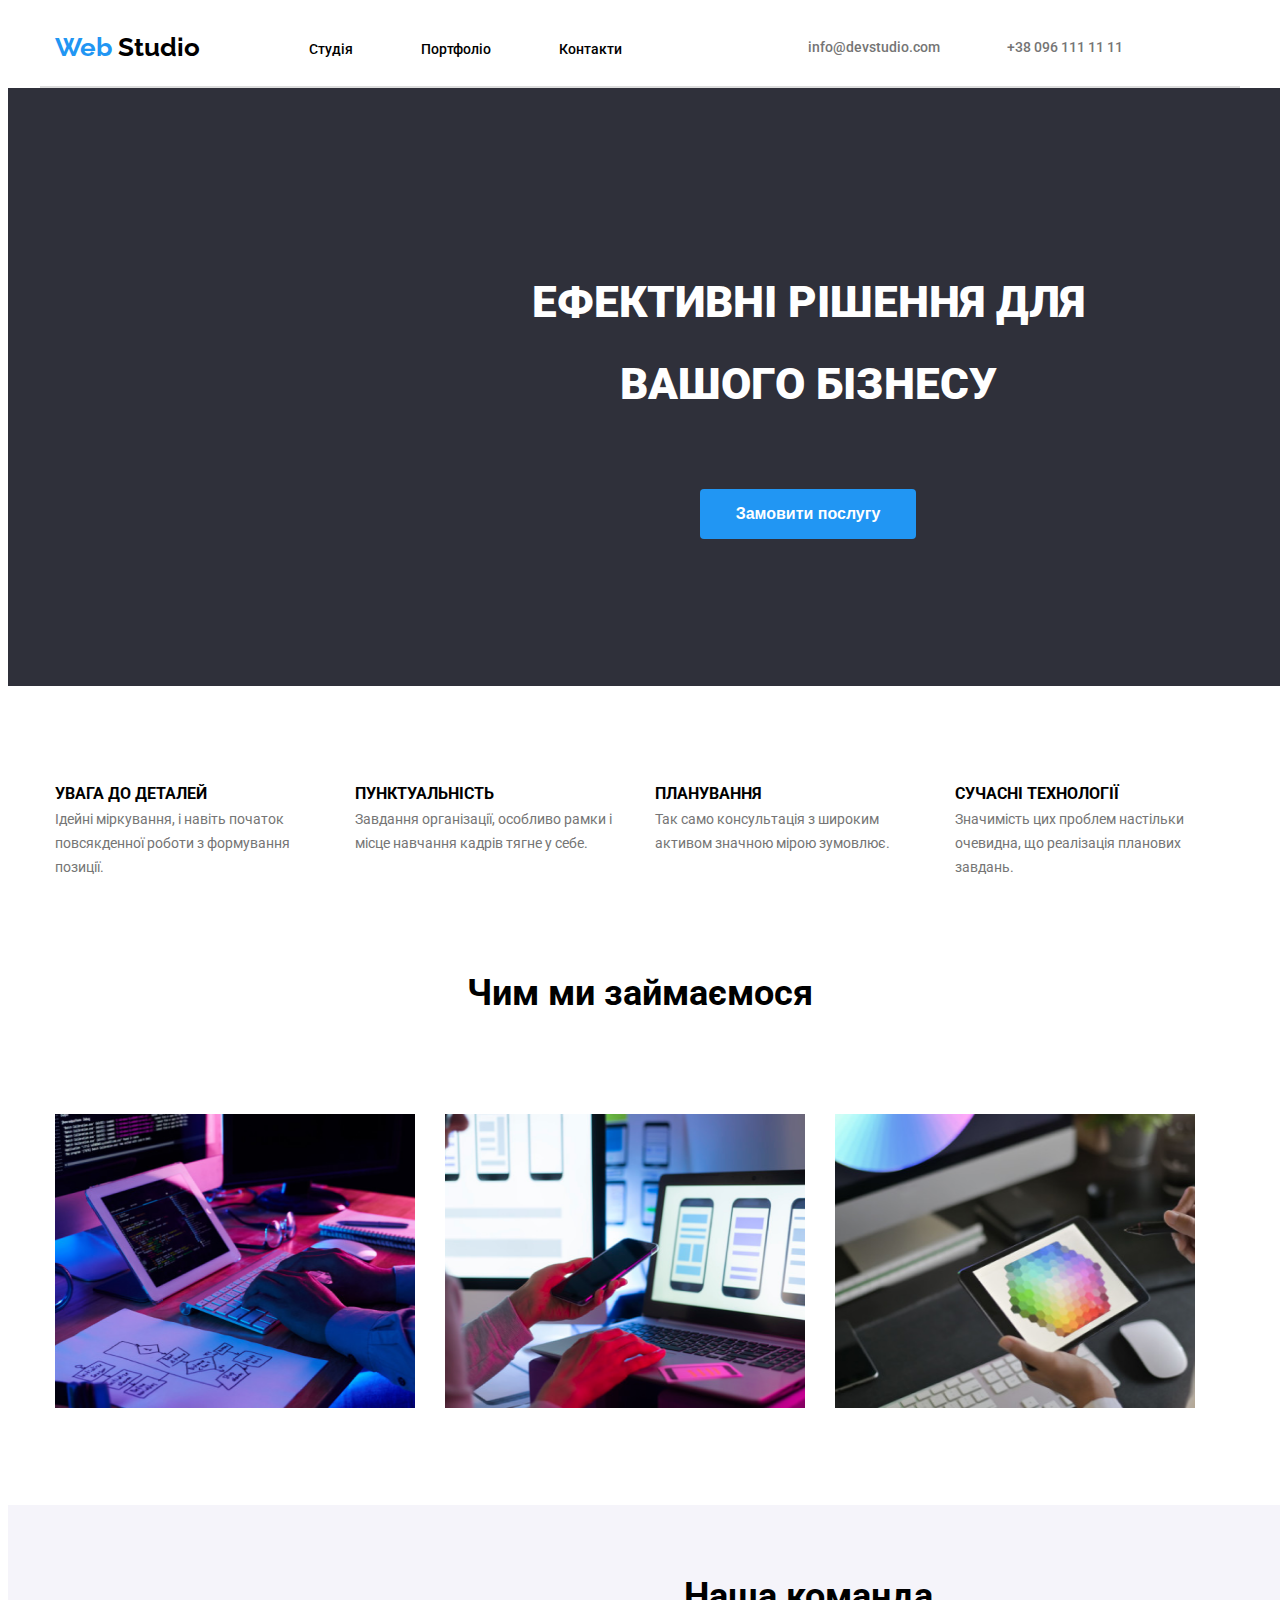
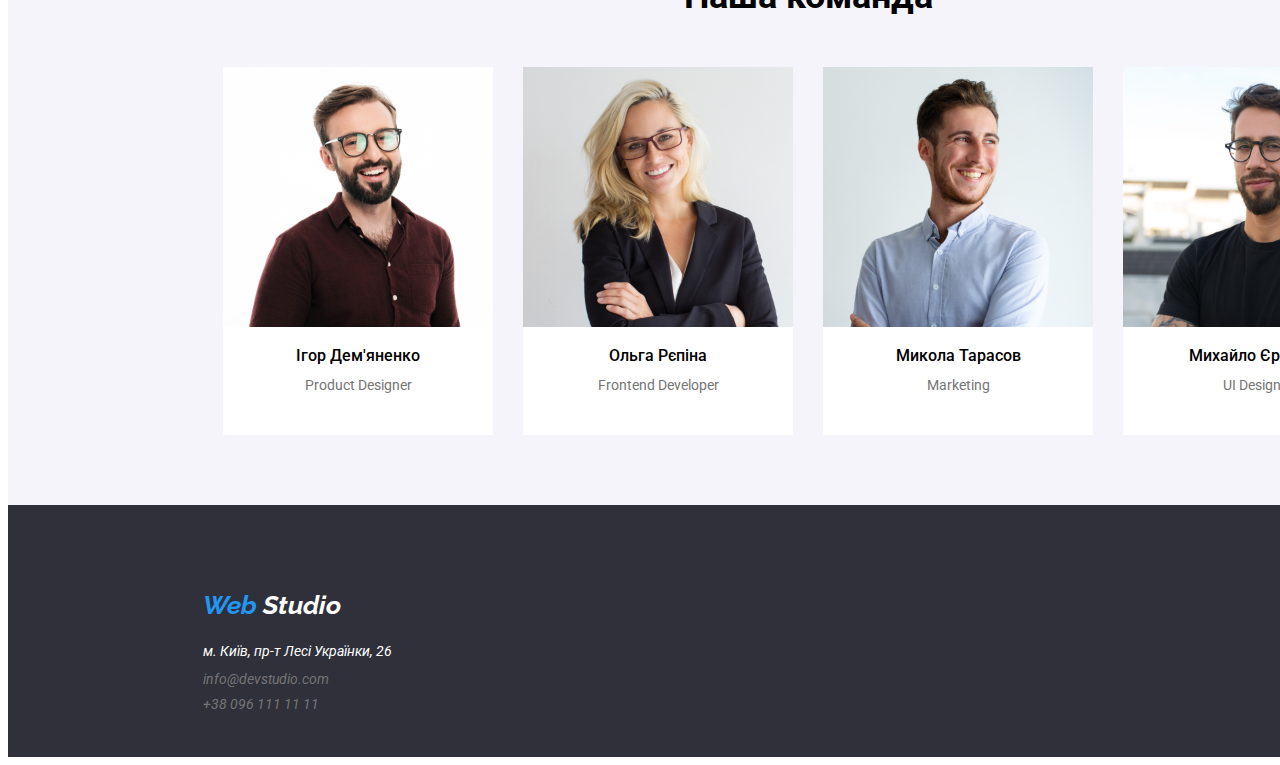
<file: index.html>
<!DOCTYPE html>
<html lang="uk">
<head>
  <meta charset="UTF-8" />
  <meta name="viewport" content="width=device-width, initial-scale=1.0" />
  <title>ДЗ 15</title>
  <link rel="preconnect" href="https://fonts.googleapis.com" />
  <link rel="preconnect" href="https://fonts.gstatic.com" crossorigin />
  <link href="https://fonts.googleapis.com/css2?family=Raleway:ital,wght@0,700;1,700&family=Roboto:wght@400;500;700;900&display=swap" rel="stylesheet" />
  <link rel="stylesheet" href="./css/normalize.css">
  <link rel="stylesheet" href="./css/style.css">
</head>
<body>
  <header class="header">
    <div class="container header-flex">
      <nav class="header-navigation">
        <a class="header-logo" href="./portfolio.html">Web <span class="studio">Studio</span></a>
        <ul class="header-nav-list">
          <li class="header-nav-item"><a class="header-nav-link" href="./index.html">Студія</a></li>
          <li class="header-nav-item"><a class="header-nav-link" href="./portfolio.html">Портфоліо</a></li>
          <li class="header-nav-item"><a class="header-nav-link" href="./portfolio.html">Контакти</a></li>
        </ul>
      </nav>
      <ul class="header-contact-list">
        <li class="header-contact-item">
          <a class="header-contact-link" href="mailto:info@devstudio.com">info@devstudio.com</a>
        </li>
        <li class="header-contact-item">
          <a class="header-contact-link" href="tel:+380961111111">+38 096 111 11 11</a>
        </li>
      </ul>
    </div>
  </header>
  <main class="main">
    <section class="hero">
      <div class="container hero-flex">
        <h2 class="hero-title">ЕФЕКТИВНІ РІШЕННЯ ДЛЯ <span class="business">ВАШОГО БІЗНЕСУ</span></h2>
        <button class="hero-button" type="button">Замовити послугу</button>
      </div>
    </section>
    <section class="advantages">
      <div class="container">
        <ul class="advantages-list">
          <li class="advantages-item">
            <h3 class="advantages-headline">УВАГА ДО ДЕТАЛЕЙ</h3>
            <p class="advantages-text">Ідейні міркування, і навіть початок повсякденної роботи з формування позиції.</p>
          </li>
          <li class="advantages-item">
            <h3 class="advantages-headline">ПУНКТУАЛЬНІСТЬ</h3>
            <p class="advantages-text">Завдання організації, особливо рамки і місце навчання кадрів тягне у себе.</p>
          </li>
          <li class="advantages-item">
            <h3 class="advantages-headline">ПЛАНУВАННЯ</h3>
            <p class="advantages-text">Так само консультація з широким активом значною мірою зумовлює.</p>
          </li>
          <li class="advantages-item">
            <h3 class="advantages-headline">СУЧАСНІ ТЕХНОЛОГІЇ</h3>
            <p class="advantages-text">Значимість цих проблем настільки очевидна, що реалізація планових завдань.</p>
          </li>
        </ul>
      </div>
    </section>
    <section class="examples">
      <div class="container">
        <h2 class="examples-headline">Чим ми займаємося</h2>
        <ul class="examples-list">
          <li class="examples-item">
            <img src="./img/img1.png" alt="програмування" class="examples-img" width="200" />
          </li>
          <li class="examples-item">
            <img src="./img/img2.png" alt="дизайн" class="examples-img" width="200" />
          </li>
          <li class="examples-item">
            <img src="./img/img3.png" alt="огляд" class="examples-img" width="200" />
          </li>
        </ul>
      </div>
    </section>
    <section class="team">
      <div class="container team-flex">
        <h2 class="team-headline-title"> Наша команда </h2>
        <ul class="team-list">
          <li class="team-item">
            <figure class="team-examples">
              <img src="./img/img4.png" alt="Ігор Дем'яненко" class="team-img" width="200" />
              <figcaption class="team-signature">
                <h3 class="team-name">Ігор Дем'яненко</h3>
                <p class="team-text">Product Designer</p>
              </figcaption>
            </figure>
          </li>
          <li class="team-item">
            <figure class="team-examples">
              <img src="./img/img5.png" alt="Ольга Рєпіна" class="team-img" width="200" />
              <figcaption class="team-signature">
                <h3 class="team-name">Ольга Рєпіна</h3>
                <p class="team-text">Frontend Developer</p>
              </figcaption>
            </figure>
          </li>
          <li class="team-item">
            <figure class="team-examples">
              <img src="./img/img6.png" alt="Микола Тарасов" class="team-img" width="200" />
              <figcaption class="team-signature">
                <h3 class="team-name">Микола Тарасов</h3>
                <p class="team-text">Marketing</p>
              </figcaption>
            </figure>
          </li>
          <li class="team-item">
            <figure class="team-examples">
              <img src="./img/img7.png" alt="Михайло Єрмаков" class="team-img" width="200" />
              <figcaption class="team-signature">
                <h3 class="team-name">Михайло Єрмаков</h3>
                <p class="team-text">UI Designer</p>
              </figcaption>
            </figure>
          </li>
        </ul>
      </div>
    </section>
  </main>
  <footer class="footer">
    <div class="container footer-flex">
      <address class="footer-adress">
      <a class="footer-link" href="./portfolio.html">Web <span class="footer-studio">Studio</span></a>
        <ul class="footer-list">
          <li class="footer-item"><p class="footer-item-text">м. Київ, пр-т Лесі Українки, 26</p></li>
          <li class="footer-item-text-two">
            <a class="footer-info" href="mailto:info@devstudio.com">info@devstudio.com</a>
          </li>
          <li class="footer-item-text-two">
            <a class="footer-info" href="tel:+380961111111">+38 096 111 11 11</a>
          </li>
        </ul>
      </address>
    </div>
  </footer>
</body>
</html>
</file>
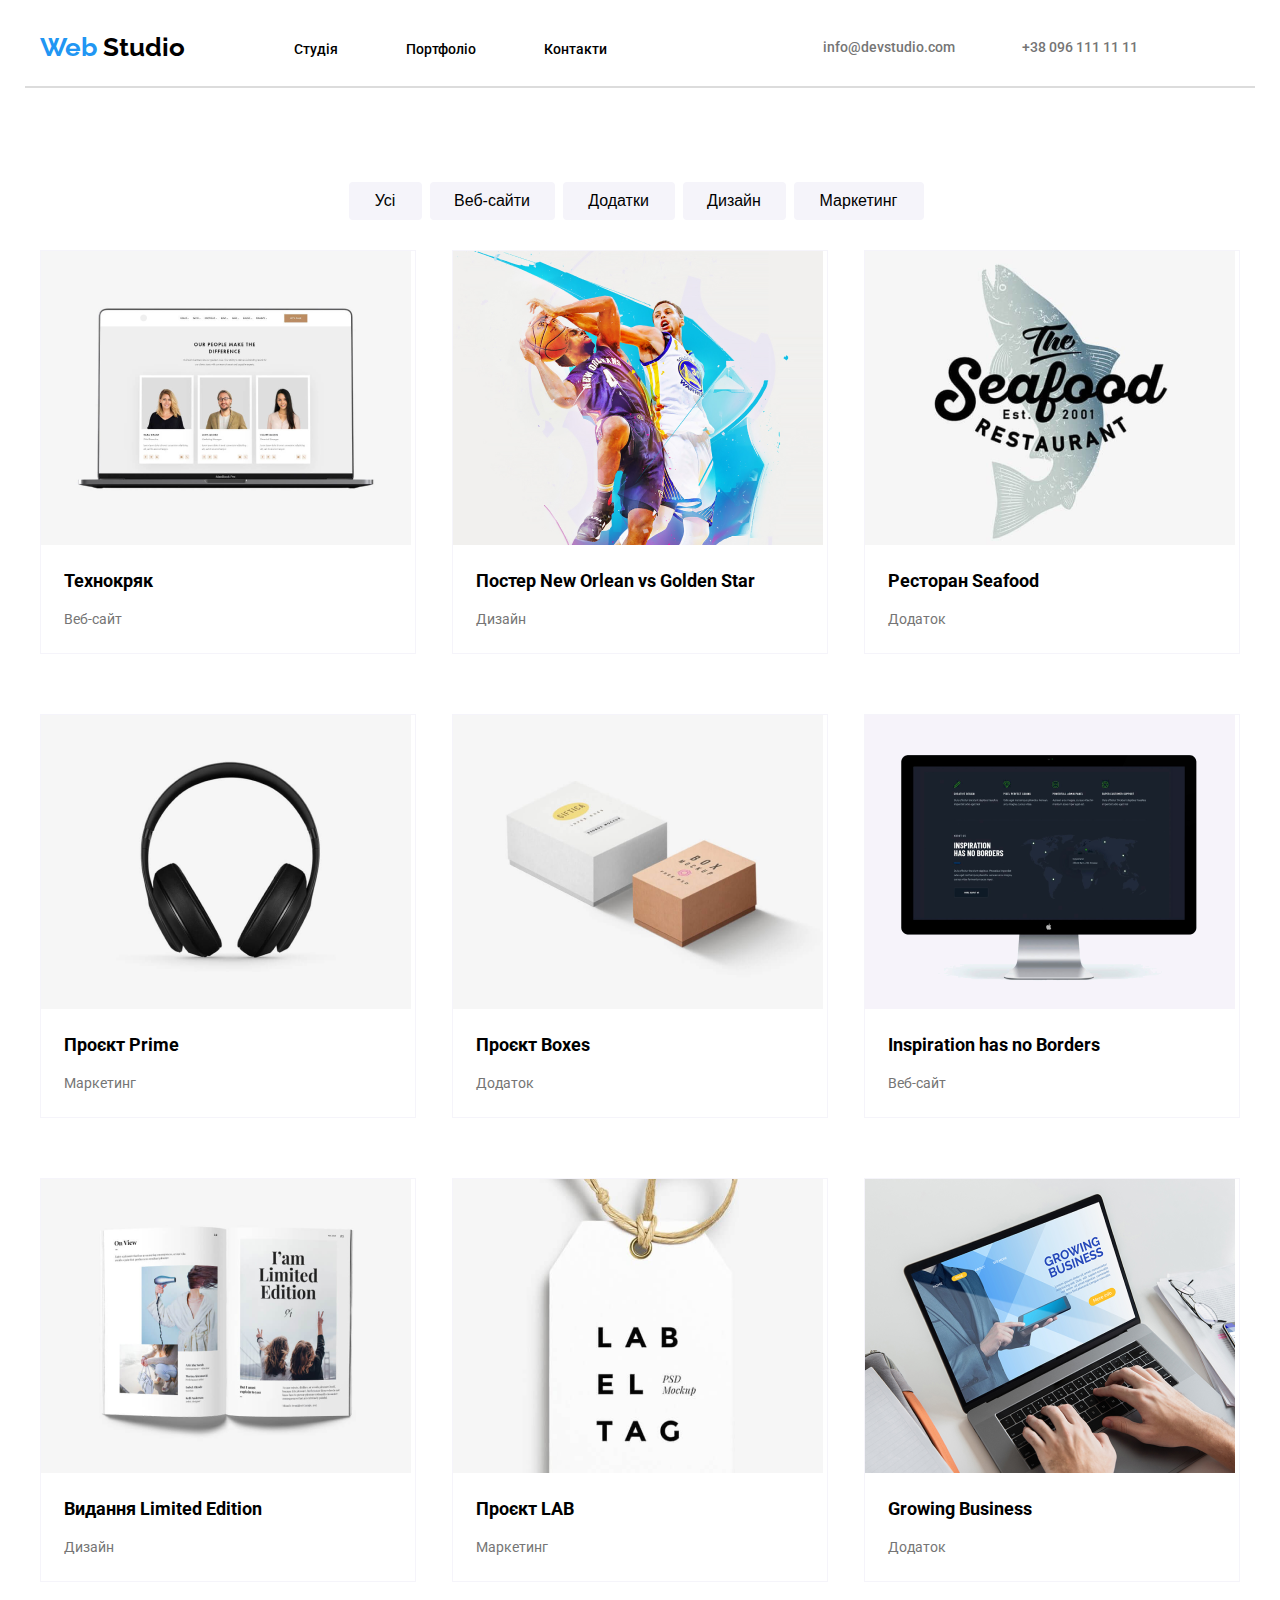
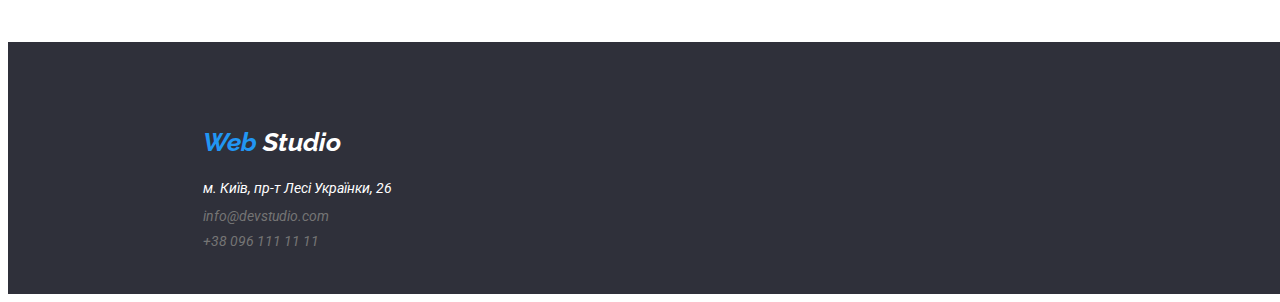
<file: portfolio.html>
<!DOCTYPE html>
<html lang="uk">
  <head>
    <meta charset="UTF-8" />
    <meta name="viewport" content="width=device-width, initial-scale=1.0" />
    <title>ДЗ 15</title>
    <link rel="preconnect" href="https://fonts.googleapis.com" />
    <link rel="preconnect" href="https://fonts.gstatic.com" crossorigin />
    <link
      href="https://fonts.googleapis.com/css2?family=Raleway:ital,wght@0,700;1,700&family=Roboto:wght@400;500;700;900&display=swap"
      rel="stylesheet" />
    <link rel="stylesheet" href="./css/normalize.css" />
    <link rel="stylesheet" href="./css/style.css" />
    <link rel="stylesheet" href="/index.html" />
  </head>
  <body>
    <header class="header">
    <div class="container-two header-flex">
      <nav class="header-navigation">
        <a class="header-logo" href="./portfolio.html">Web <span class="studio">Studio</span></a>
        <ul class="header-nav-list">
          <li class="header-nav-item"><a class="header-nav-link" href="./index.html">Студія</a></li>
          <li class="header-nav-item"><a class="header-nav-link" href="./portfolio.html">Портфоліо</a></li>
          <li class="header-nav-item"><a class="header-nav-link" href="./portfolio.html">Контакти</a></li>
        </ul>
      </nav>
      <ul class="header-contact-list">
        <li class="header-contact-item">
          <a class="header-contact-link" href="mailto:info@devstudio.com">info@devstudio.com</a>
        </li>
        <li class="header-contact-item">
          <a class="header-contact-link" href="tel:+380961111111">+38 096 111 11 11</a>
        </li>
      </ul>
    </div>
  </header>
    <main>
      <section class="portfolio">
        <div class="container-two">
        <ul class="portfolio-filter-list">
          <li class="portfolio-filter-item">
            <button class="portfolio-filter-button one" type="button">Усі</button>
          </li>
          <li class="portfolio-filter-item">
            <button class="portfolio-filter-button two" type="button">Веб-сайти</button>
          </li>
          <li class="portfolio-filter-item">
            <button class="portfolio-filter-button three" type="button">Додатки</button>
          </li>
          <li class="portfolio-filter-item">
            <button class="portfolio-filter-button four" type="button">Дизайн</button>
          </li>
          <li class="portfolio-filter-item">
            <button class="portfolio-filter-button five" type="button">Маркетинг</button>
          </li>
        </ul>
        <ul class="portfolio-list">
          <li class="portfolio-item">
            <img
              src="./img/img8.png"
              alt="Огляд"
              class="portfolio-img"
              width="370" />
            <a class="portfolio-link" href="./img/img8.png">
              <h2 class="portfolio-headline">Технокряк</h2>
              <p class="portfolio-text">Веб-сайт</p></a
            >
          </li>
          <li class="portfolio-item">
            <img
              src="./img/img9.png"
              alt="Спорт"
              class="portfolio-img"
              width="370" />
            <a class="portfolio-link" href="./img/img9.png">
              <h2 class="portfolio-headline">
                Постер New Orlean vs Golden Star
              </h2>
              <p class="portfolio-text">Дизайн</p></a
            >
          </li>
          <li class="portfolio-item">
            <img
              src="./img/img10.png"
              alt="Емблема"
              class="portfolio-img"
              width="370" />
            <a class="portfolio-link" href="./img/img10.png">
              <h2 class="portfolio-headline">Ресторан Seafood</h2>
              <p class="portfolio-text">Додаток</p></a
            >
          </li>
          <li class="portfolio-item">
            <img
              src="./img/img11.png"
              alt="Навушники"
              class="portfolio-img"
              width="370" />
            <a class="portfolio-link" href="./img/img11.png">
              <h2 class="portfolio-headline">Проєкт Prime</h2>
              <p class="portfolio-text">Маркетинг</p></a
            >
          </li>
          <li class="portfolio-item">
            <img
              src="./img/img12.png"
              alt="Коробки"
              class="portfolio-img"
              width="370" />
            <a class="portfolio-link" href="./img/img12.png">
              <h2 class="portfolio-headline">Проєкт Boxes</h2>
              <p class="portfolio-text">Додаток</p></a
            >
          </li>
          <li class="portfolio-item">
            <img
              src="./img/img13.png"
              alt="Комп'ютер"
              class="portfolio-img"
              width="370" />
            <a class="portfolio-link" href="./img/img13.png">
              <h2 class="portfolio-headline">Inspiration has no Borders</h2>
              <p class="portfolio-text">Веб-сайт</p></a
            >
          </li>
          <li class="portfolio-item">
            <img
              src="./img/img14.png"
              alt="Книга"
              class="portfolio-img"
              width="370" />
            <a class="portfolio-link" href="./img/img14.png">
              <h2 class="portfolio-headline">Видання Limited Edition</h2>
              <p class="portfolio-text">Дизайн</p></a
            >
          </li>
          <li class="portfolio-item">
            <img
              src="./img/img15.png"
              alt="Етикетка"
              class="portfolio-img"
              width="370" />
            <a class="portfolio-link" href="./img/img15.png">
              <h2 class="portfolio-headline">Проєкт LAB</h2>
              <p class="portfolio-text">Маркетинг</p></a
            >
          </li>
          <li class="portfolio-item">
            <img
              src="./img/img16.png"
              alt="Робота"
              class="portfolio-img"
              width="370" />
            <a class="portfolio-link" href="./img/img16.png">
              <h2 class="portfolio-headline">Growing Business</h2>
              <p class="portfolio-text">Додаток</p></a
            >
          </li>
        </ul>
        </div>
      </section>
    </main>
    <footer class="footer">
    <div class="container footer-flex">
      <address class="footer-adress">
      <a class="footer-link" href="./portfolio.html">Web <span class="footer-studio">Studio</span></a>
        <ul class="footer-list">
          <li class="footer-item"><p class="footer-item-text">м. Київ, пр-т Лесі Українки, 26</p></li>
          <li class="footer-item-text-two">
            <a class="footer-info" href="mailto:info@devstudio.com">info@devstudio.com</a>
          </li>
          <li class="footer-item-text-two">
            <a class="footer-info" href="tel:+380961111111">+38 096 111 11 11</a>
          </li>
        </ul>
      </address>
    </div>
  </footer>
  </body>
</html>
</file>
<file: css/style.css>
:root {
  --main-color: #212121;
  --second-color: #2196f3;

  --third-color: #757575;

  --fourth-color: #ffffff;

  --fifth-color: #000000;
}
.container {
  width: 1200px;
  height: 100%;
  padding-left: 15px;
  padding-right: 15px;
  margin-left: auto;
  margin-right: auto;
}

body {
  font-family: "Roboto", sans-serif;
  font-weight: 400;
  font-size: 14px;
  line-height: calc(16 / 14);
}
.header-logo {
  font-family: "Raleway";
  font-weight: 700;
  font-size: 26px;
  line-height: calc(31 / 26);
}
.header-nav-link {
  font-weight: 500;
  line-height: calc(16 / 14);
  color: #000000;
}
.header-contact-link {
  font-weight: 500;
  font-size: 14px;
  line-height: calc(16 / 14);
  color: #757575;
}

a:hover {
  color: #2196f3; /* Синій колір при наведенні */
}

.hero-flex {
  text-align: center;
  width: 1600px;
  height: 598px;
  background-color: #2F303A;
}

.hero-title {
  font-weight: 900;
  font-size: 44px;
  line-height: calc(129 / 44)  ;
  color: #ffffff;
  padding-top: 150px;
  padding-bottom: 34px;
}
.hero-button {
  font-weight: 700;
  font-size: 16px;
  line-height: calc(30 / 16);
  padding-top: 19px;
  padding-bottom: 20px;
  padding-left: 33px;
  padding-right: 33px;
}
.hero-button {
  height: 50px;
  width: 216px;
  margin-top: 30px;
  background-color: #2196f3; /* Голубий колір */
  border-radius: 4px; /* Заокруглені краї */
  color: white; /* Колір тексту */
  padding: 10px 20px; /* Відступи */
  border: none; /* Відсутність рамки */
  cursor: pointer; /* Зміна курсору при наведенні */
}
.business {
  display: block;
  line-height: 34px;
}
.advantages-headline {
  font-weight: 700;
}
.examples-headline {
  font-weight: 700;
  font-size: 36px;
  line-height: calc(42 / 36);
}
.team-headline-title {
  font-weight: 700;
  font-size: 36px;
  line-height: calc(42 / 36);
}
.team-name {
  font-weight: 500;
  line-height: calc(19 / 14);
}
.team-text {
  line-height: calc(19 / 16);
}
.footer-link {
  font-family: "Raleway";
  font-weight: 700;
  font-size: 26px;
  line-height: calc(31 / 26);
}
.footer-item-text {
  line-height: calc(21 / 14);
}

.header-contact-item {
  font-weight: 500;
  line-height: calc(16 / 14);
}
.header-item {
  font-weight: 500;
  font-size: 14px;
  line-height: calc(16 / 14);
}
.portfolio-filter-button {
  font-weight: 500;
  font-size: 16px;
  line-height: calc(26 / 16);
}
.portfolio-headline {
  font-weight: 700;
  font-size: 18px;
  line-height: calc(36 / 18);
  color: #000000;
}
.portfolio-text {
  line-height: calc(30 / 14);
  color: #757575;
}
.footer-link {
  font-family: "Raleway";
  font-weight: 700;
  font-size: 26px;
  line-height: calc(31 / 26);
}
.footer-item {
  line-height: calc(21 / 14);
}
.hero-button {
  margin-top: 54px;
}
.advantages-list {
  margin-top: 94px;
}
.examples {
  margin-top: 94px;
}
.team {
  margin-top: 94px;
}

/* Секція "PORTFOLIO" */

.container-two {
  width: 1230px;
  height: 100%;
  padding-left: 15px;
  padding-right: 15px;
  margin-left: auto;
  margin-right: auto;
}
.portfolio {
  display: flex;
  margin-top: 94px;
  flex-direction: column;
  align-items: center;
}

.portfolio-filter-list {
  display: flex;
  justify-content: center;
  padding: 0;
}

.portfolio-filter-item {
  margin-right: 8px;
}

.portfolio-filter-button {
  background-color: #F5F4FA;
  border-radius: 4px;
  border: none;
  padding: 10px 20px;
  color: #000000;
  cursor: pointer;
  transition: background-color 0.3s, color 0.3s;
}

.portfolio-filter-button:hover {
  background-color: #2196f3;
  color: white;
}

.portfolio-list {
  display: flex;
  flex-wrap: wrap;
  justify-content: space-between; 
  margin-top: 30px;
}

.portfolio-item {
  width: 364px; 
  height: 404px; 
  margin-bottom: 60px; /* Відступ між картинками */
  border: 1px solid #F5F4FA; 
  border-radius: none; 
}

.portfolio-headline {
  margin-left: 23px;
  margin-top: 15px;
}

.portfolio-text {
  margin-left: 23px;
  margin-top: 5px;
}



.one {
  height: 38px;
  width: 73px;
  display: flex;
  justify-content: center; /* Текст по горизонталі посередині кнопки */
  align-items: center; /* Текст по вертикалі посередині кнопки */
}
.two {
  height: 38px; 
  width: 125px; 
  display: flex;
  justify-content: center; /* Текст по горизонталі посередині кнопки */
  align-items: center; /* Текст по вертикалі посередині кнопки */
}
.three {
  height: 38px;
  width: 112px;
  display: flex;
  justify-content: center; /* Текст по горизонталі посередині кнопки */
  align-items: center; /* Текст по вертикалі посередині кнопки */
}
.four {
  height: 38px;
  width: 103px;
  display: flex;
  justify-content: center; /* Текст по горизонталі посередині кнопки */
  align-items: center; /* Текст по вертикалі посередині кнопки */
}
.five {
  height: 38px;
  width: 130px;
  display: flex;
  justify-content: center; /*Текст по горизонталі посередині кнопки */
  align-items: center; /* Текст по вертикалі посередині кнопки */
}


/* Секція "HEADER" */

.header-flex {
  display: flex;
  justify-content: space-between; /* Всі елементи в ряду, рівномірно розподіляючи простір між ними */
  align-items: center; 
  border-bottom: 2px solid gainsboro;
}
.header-navigation {
  display: flex; 
}
.header-contact-list {
  display: flex; 
}

.header-nav-item, .header-contact-item {
  margin-left: 15px; /* Зовнішній відступ між елементами */
}
.header-logo {
  margin-right: auto; 
}
.header-nav-list {
  display: flex;
  margin-top: 9px;
  margin-left: 94px;
  padding-right: px;
}
.header-nav-link {
  margin-right: 53px;
}
.header-logo {
  margin: auto;
}
.header {
  height: 80px;
}
.header-contact-list {
  margin-right: 50px;
}
.header-contact-link {
  margin-right: 52px;
}


/* Секція "ADVANTAGES" */

.advantages-list {
  display: flex;
}
.advantages-text {
  height: 98px;
  width: 270px;
  margin-right: 30px;
}
.advantages {
  height: 98px;
  line-height: 1.71;
}
.advantages-text {
  color: #757575;
}


/* Секція "EXAMPLES" */

.examples {
  text-align: center;
}
.examples-list {
  display: flex;
  justify-content: center; /* Центрую картинки горизонтально */
  margin-top: 50px;
}
.examples-item {
  margin-right: 30px; /* Відступ між картинками */
}
.examples-img {
  margin-top: 50px;
  margin-right: 30px;
  width: 370px; 
  height: 294px; 
}



/* Секція "TEAM" */


.team-flex {
  display: flex;
  flex-direction: column;
  justify-content: center;
  align-items: center;
  height: 600px;
  width: 1600px;
  background-color: #F5F4FA;
}

.team-list {
  display: flex;
  gap: 30px;
}

.team-item {
  display: flex;
  flex-direction: column;
  align-items: center;
  text-align: center;
  margin-top: 50px; /* Відступ до картинок */
}

.team-img {
  margin-bottom: 15px;
  height: 260px;
  width: 270px;
}

.team-text {
  margin-top: 10px;
  color: #757575;
}

.team-examples {
  height: 368px;
  width: 270px;
  background-color: #ffffff;
}


/* Доповнення до лінків */

.studio {
  color: #000000;
}
.header-logo {
  color: #2196f3;
}


/* Секція "FOOTER" */
.footer-flex {
  display: flex;
  height: 252px;
  width: 1600px;
  background-color: #2F303A;
}
.footer-link {
  color: #2196f3;
}
.footer-studio {
  color: white;
}
.footer-item {
  margin-top: 20px;
}
.footer-item-text {
  color: #ffffff;
}
.footer-item-text-two {
  margin-top: 9px;
}
.footer-info {
  color: #757575;
}
.footer-adress {
  margin-top: 85px;
  margin-left: 180px;
}

/* Техніка грід */

.portfolio-item {
  flex-basis: calc((100% - 72px) / 3);
}
</file>
